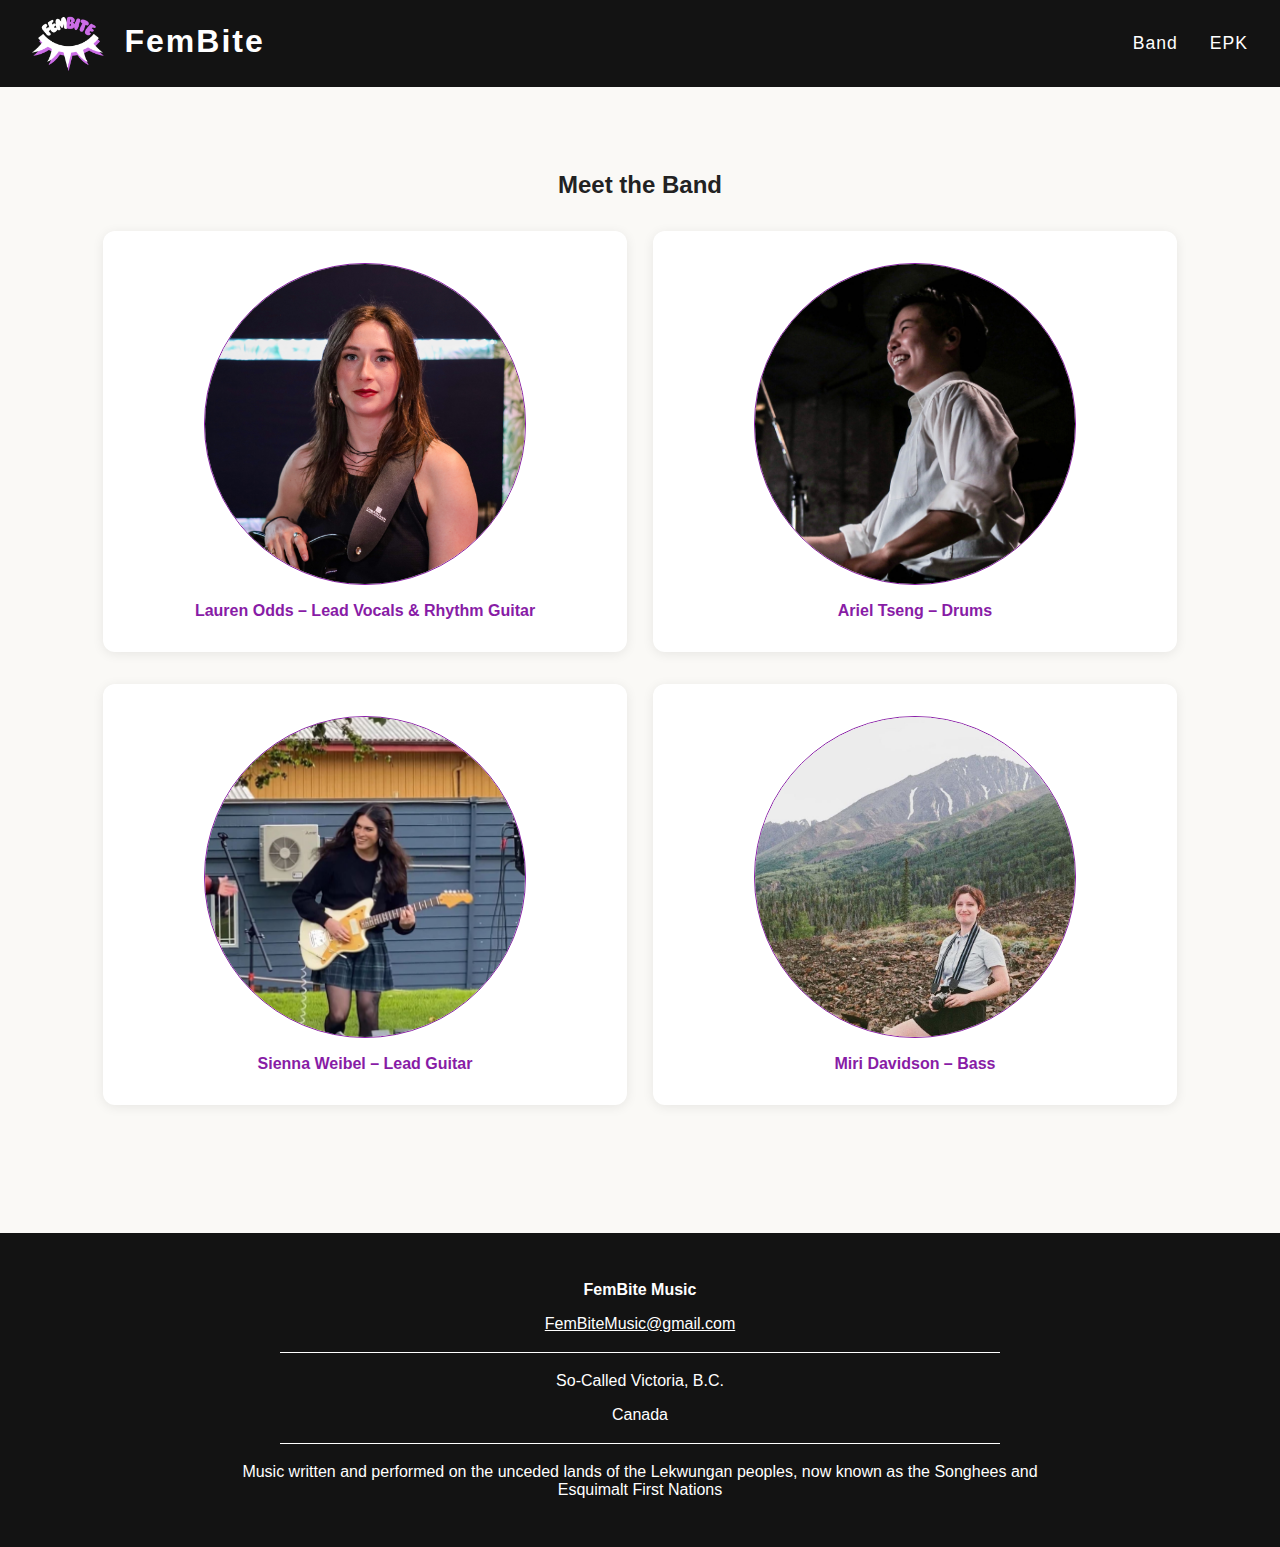
<file: band.html>
<!DOCTYPE html>
<html lang="en">
<head>
  <meta charset="UTF-8">
  <title>The Band | FemBite Music</title>
  <meta name="viewport" content="width=device-width,initial-scale=1">
  <link rel="stylesheet" href="style.css">
</head>
<body>
  <header>
    <nav class="navbar">
    <div class="logo">
      <a href="index.html">
        <img src="fembite-rev.png" alt="Logo" class="nav-logo">
        FemBite
      </a>
    </div>
    <ul class="nav-links">
        <li><a href="band.html">Band</a></li>
        <li><a href="epk.html">EPK</a></li>
      </ul> 
    </nav>
  </header>
  <main>
    <section class="band-section">
      <h2 class="section-title">Meet the Band</h2>
      <div class="band-grid">
        <div class="member-card">
          <img src="Studio.jpg" alt="Lauren">
          <h3>Lauren Odds – Lead Vocals & Rhythm Guitar</h3>
        </div>
        <div class="member-card">
          <img src="Ariel+-+Photo.jpg" alt="Ariel">
          <h3>Ariel Tseng – Drums</h3>
        </div>
        <div class="member-card">
          <img src="LeadGuitar.jpg" alt="Sienna">
          <h3>Sienna Weibel – Lead Guitar</h3>
        </div>
        <div class="member-card">
          <img src="Miri2.jpg" alt="Miri">
          <h3>Miri Davidson – Bass</h3>
        </div>
      </div>
    </section>
  </main>
</body>
<footer class="site-footer">
  <div class="footer-content">
    <p><strong>FemBite Music</strong></p>
    <p><a href="mailto:FemBiteMusic@gmail.com">FemBiteMusic@gmail.com</a></p>
    <hr>
    <p>So-Called Victoria, B.C.</p>
    <p>Canada</p>
    <hr>
    <p>Music written and performed on the unceded lands of the Lekwungan peoples, now known as the Songhees and Esquimalt First Nations</p>
  </div>
</footer>

</html>
</file>
<file: style.css>
body {
  margin: 0;
  font-family: 'Segoe UI', 'Helvetica Neue', Arial, sans-serif;
  background: #faf9f6;
  /*background: #4D1616;*/
  color: #222;
}

header {
  background: #131313;
}

.navbar {
  display: flex;
  justify-content: space-between;
  align-items: center;
  padding: 1rem 2rem;
}
.nav-logo {
  height: 55px;
  width: auto;
  vertical-align: middle;
  margin-right: 10px;
  padding: 0 0 0 0;
}

.logo {
  font-size: 2rem;
  font-weight: 700;
  color: #fff;
  letter-spacing: 2px;
}

.logo a {
  color: #fff;
  text-decoration: none;
}

.nav-links {
  list-style: none;
  display: flex;
  gap: 2rem;
  margin: 0;
  padding: 0;
}

.nav-links a {
  color: #fff;
  text-decoration: none;
  font-weight: 500;
  font-size: 1.1rem;
  letter-spacing: 1px;
  transition: color 0.2s;
  padding-bottom: 2px;
}

.nav-links a.active,
.nav-links a:hover {
  border-bottom: 2px solid #CB6CE6;
  color: #CB6CE6;
}

main {
  max-width: 1100px;
  margin: 0 auto;
  padding: 2rem 1.5rem;
}

.site-footer {
  background-color: #131313;
  color: #fff;
  padding: 2rem 1rem;
  text-align: center;
  font-size: 1rem;
  margin-top: 4rem;
}

.site-footer .footer-content {
  max-width: 800px;
  margin: 0 auto;
  padding: 0 1rem;
}

.site-footer hr {
  border: none;
  border-top: 1px solid #fff;
  margin: 1.2rem auto;
  width: 90%;
}

.site-footer a {
  color: #fff;
  text-decoration: underline;
  word-break: break-word;
}


.splash-gallery {
  display: flex;
  gap: 2vw;
  margin-bottom: 2.5rem;
  justify-content: center;
}

.splash-img {
  width: 30vw;
  max-width: 350px;
  height: 35vw;
  max-height: 380px;
  object-fit: cover;
  border-radius: 20px;
  box-shadow: 0 3px 20px rgba(0,0,0,0.13);
}

.splash-img-hide {
  width: 30vw;
  max-width: 350px;
  height: 35vw;
  max-height: 380px;
  object-fit: cover;
  border-radius: 20px;
  box-shadow: 0 3px 20px rgba(0,0,0,0.13);
}

.about-section {
  background: #fff;
  border-radius: 16px;
  box-shadow: 0 2px 16px rgba(0,0,0,0.07);
  padding: 2.5rem 2rem;
  text-align: center;
}

.about-section h1 {
  color: #881CA6;
  margin-bottom: 1.2rem;
  font-size: 2.4rem;
}

.about-landing {
  background: #fff;
  padding: 1rem 2rem;
  border-radius: 16px;
  box-shadow: 0 4px 20px rgba(0, 0, 0, 0.06);
  max-width: 800px;
  margin: 0 auto 4rem auto;
  text-align: center;
}

.about-landing .section-title {
  font-size: 2.8rem;
  color: #881CA6;
  margin-bottom: 1.5rem;
  letter-spacing: 1px;
}

.about-landing p {
  font-size: 1.1rem;
  line-height: 1.8;
  margin-bottom: 1.2rem;
  color: #333;
}

.about-landing strong {
  color: #881CA6;
}

.about-landing em {
  font-style: italic;
  color: #555;
}

.spotify-button {
  display: inline-flex;
  align-items: center;
  gap: 0.6rem;
  background-color: #fff;
  color: #131313;
  padding: 0.75rem 1.5rem;
  font-size: 1rem;
  font-weight: 600;
  border-radius: 12px;
  border: 1px solid #1a9e4a;
  text-decoration: none;
  transition: background-color 0.2s ease;
  box-shadow: 0 2px 6px rgba(0, 0, 0, 0.1);
}

.spotify-button:hover {
  background-color: #168f3f;
  color: #fff;
}

.spotify-icon {
  width: 20px;
  height: 20px;
  display: inline-block;
  vertical-align: middle;
}

.social-links {
  margin-top: 1.5rem;
  display: flex;
  justify-content: center;
  gap: 1.2rem;
}

.social-links a {
  color: #222;
  font-size: 1.6rem;
  transition: color 0.2s;
}

.social-links a:hover {
  color: #881CA6;
}


.band-intro {
  background: #fff;
  border-radius: 12px;
  box-shadow: 0 2px 12px rgba(0,0,0,0.06);
  padding: 2rem 1.5rem 1.5rem 1.5rem;
  margin-bottom: 2.5rem;
  text-align: center;
}

.band-section {
  padding: 2rem 1rem;
  text-align: center;
}
.band-grid {
  display: grid;
  grid-template-columns: repeat(auto-fit, minmax(360px, 1fr));
  gap: 2rem;
  justify-items: center;
  margin-top: 2rem;
}


.member-card {
  background: #fff;
  padding: 2rem;
  border-radius: 12px;
  box-shadow: 0 2px 12px rgba(0, 0, 0, 0.08);
  width: 90%;
  max-width: 460px;
  text-align: center;
}

.member-card img {
  width: 320px;
  height: 320px;
  object-fit: cover;
  border-radius: 50%;
  border: 1px solid #881CA6;
  margin-bottom: 0.8rem;
}

.member-card h3 {
  font-size: 1rem;
  color: #881CA6;
  margin: 0;
}

.epk-section {
  background: #fff;
  border-radius: 14px;
  box-shadow: 0 2px 16px rgba(0,0,0,0.08);
  padding: 2.2rem 2rem;
}

.epk-section h1 {
  text-align: center;
  color: #881CA6;
  margin-bottom: 2rem;
}

.epk-section article {
  margin-bottom: 2.5rem;
}

.epk-section h2 {
  color: #1c1917;
  margin-top: 1.7rem;
  margin-bottom: 0.7rem;
  font-size: 1.3rem;
  border-left: 5px solid #881CA6;
  padding-left: 0.6rem;
}

.epk-section h3 {
  margin: 0.7rem 0 0.3rem 0;
  color: #881CA6;
  font-size: 1.1rem;
}

.epk-section li {
  margin-bottom: 1rem;
  line-height: 1.6;
}

.stream-links {
  display: flex;
  gap: 1.2rem;
  margin: 0.6rem 0 1.2rem 0;
}

.stream-links a {
  color: #fff;
  background: #881CA6;
  padding: 0.4rem 1.1rem;
  border-radius: 8px;
  text-decoration: none;
  font-weight: 600;
  transition: background 0.2s;
  font-size: 1rem;
}

.stream-links a:hover {
  background: #d97706;
  color: #fff;
}

.audio-samples {
  display: flex;
  gap: 1.2rem;
  margin-bottom: 1.3rem;
}

.audio-samples audio {
  width: 210px;
  outline: none;
}

.video-embeds {
  display: flex;
  gap: 1.2rem;
  flex-wrap: wrap;
  margin-bottom: 1.2rem;
}

.epk-photos {
  display: flex;
  flex-wrap: wrap;
  gap: 2rem;
  justify-content: center;
}

.epk-photos img {
  width: 280px;
  height: auto; /* Maintain aspect ratio */
  max-height: 420px;
  object-fit: cover;
  border-radius: 12px;
  border: 3px solid #881CA6;
  transition: box-shadow 0.2s;
  box-shadow: 0 2px 10px rgba(0,0,0,0.15);
}

.epk-photos a:hover img {
  box-shadow: 0 4px 22px #881CA6;
}


.download-note {
  font-size: 0.95em;
  color: #555;
  font-weight: 400;
}

@media (max-width: 900px) {
  .site-footer {
    font-size: 0.9rem;
    padding: 1.5rem 0.8rem;
  }

  .site-footer hr {
    width: 95%;
    margin: 1rem auto;
  }
  
  .splash-gallery {
    flex-direction: column;
    align-items: center;
    gap: 1.5rem;
  }

  .splash-img {
    width: 80vw;
    max-width: 98vw;
    height: 55vw;
    max-height: 280px;
    object-position: top;
  }

  .splash-img-hide {
    display: none;
  }
  .band-grid {
  grid-template-columns: repeat(auto-fit, minmax(260px, 1fr));
  }

  .band-members {
    flex-direction: column;
    align-items: center;
  }
  .member-card img {
    width: 290px;
    height: 290px;
  }
  .audio-samples,
  .epk-photos,
  .stream-links {
    flex-direction: column;
    align-items: flex-start;
  }
  .video-embeds {
    flex-direction: column;
    align-items: flex-start;
    width: 90vw;
    max-width: 98vw;
  }
}

@media (max-width: 600px) {
  .navbar {
    flex-direction: column;
    gap: 0.6rem;
    padding: 0.8rem 1rem;
  }

  .logo {
    font-size: 1.4rem;
  }
  main, .epk-section, .about-section, .band-intro {
    padding: 1.1rem;
  }
  .epk-section {
    padding: 1.1rem;
  }
}
</file>
